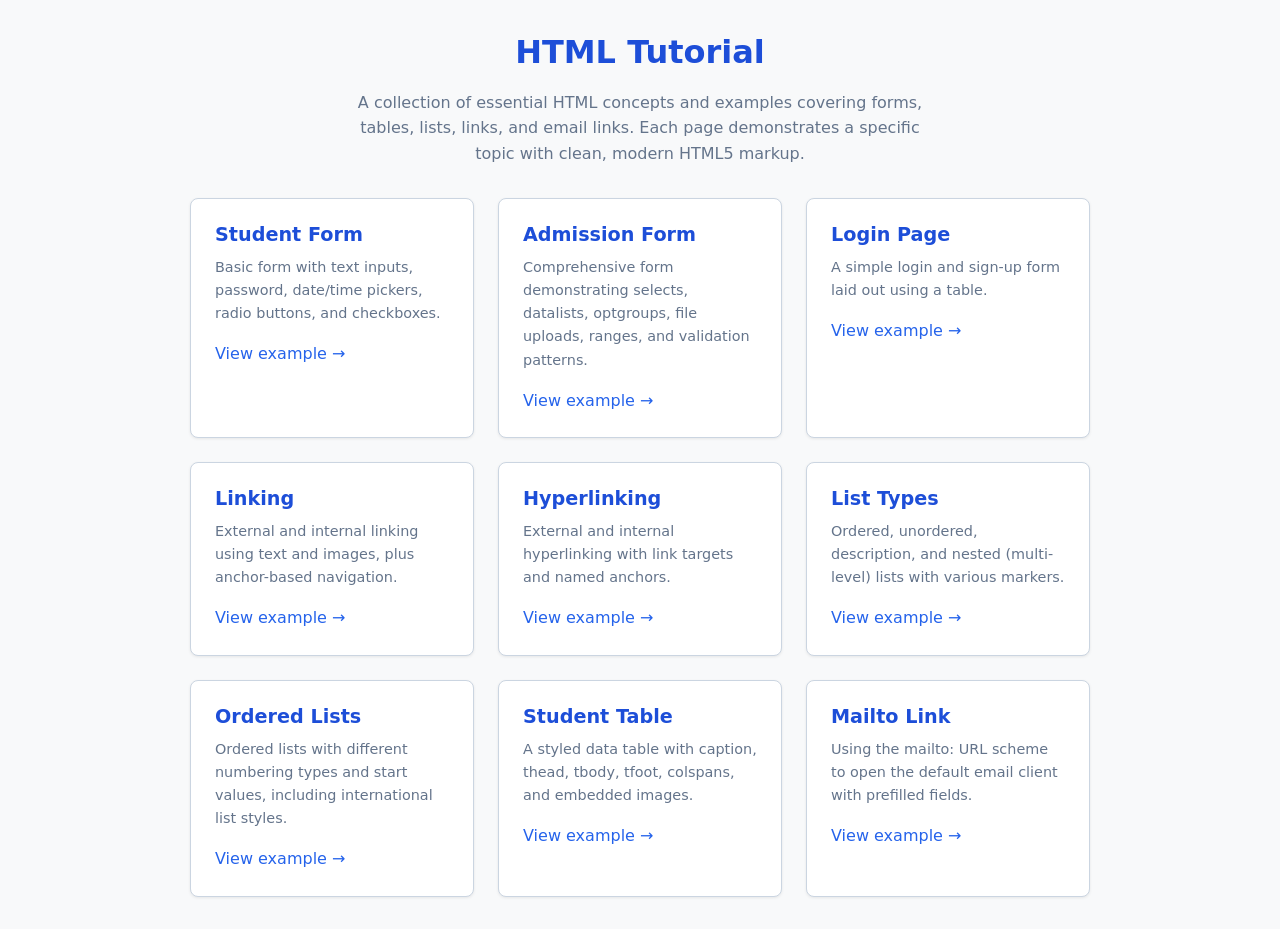
<file: index.html>
<!DOCTYPE html>
<html lang="en">
<head>
    <meta charset="UTF-8">
    <meta name="viewport" content="width=device-width, initial-scale=1.0">
    <title>HTML Tutorial — Examples Index</title>
    <link rel="stylesheet" href="css/style.css">
</head>
<body>
    <div class="container">
        <h1>HTML Tutorial</h1>
        <p style="text-align: center; color: var(--color-muted); max-width: 600px; margin: 0 auto 2rem;">
            A collection of essential HTML concepts and examples covering forms, tables,
            lists, links, and email links. Each page demonstrates a specific topic with
            clean, modern HTML5 markup.
        </p>

        <div class="card-grid">

            <div class="card">
                <h3>Student Form</h3>
                <p>Basic form with text inputs, password, date/time pickers, radio buttons, and checkboxes.</p>
                <a href="forms/student-form.html">View example &rarr;</a>
            </div>

            <div class="card">
                <h3>Admission Form</h3>
                <p>Comprehensive form demonstrating selects, datalists, optgroups, file uploads, ranges, and validation patterns.</p>
                <a href="forms/admission-form.html">View example &rarr;</a>
            </div>

            <div class="card">
                <h3>Login Page</h3>
                <p>A simple login and sign-up form laid out using a table.</p>
                <a href="forms/login-page.html">View example &rarr;</a>
            </div>

            <div class="card">
                <h3>Linking</h3>
                <p>External and internal linking using text and images, plus anchor-based navigation.</p>
                <a href="links/external-internal-links.html">View example &rarr;</a>
            </div>

            <div class="card">
                <h3>Hyperlinking</h3>
                <p>External and internal hyperlinking with link targets and named anchors.</p>
                <a href="links/hyperlinking.html">View example &rarr;</a>
            </div>

            <div class="card">
                <h3>List Types</h3>
                <p>Ordered, unordered, description, and nested (multi-level) lists with various markers.</p>
                <a href="lists/list-types.html">View example &rarr;</a>
            </div>

            <div class="card">
                <h3>Ordered Lists</h3>
                <p>Ordered lists with different numbering types and start values, including international list styles.</p>
                <a href="lists/ordered-lists.html">View example &rarr;</a>
            </div>

            <div class="card">
                <h3>Student Table</h3>
                <p>A styled data table with caption, thead, tbody, tfoot, colspans, and embedded images.</p>
                <a href="tables/student-table.html">View example &rarr;</a>
            </div>

            <div class="card">
                <h3>Mailto Link</h3>
                <p>Using the mailto: URL scheme to open the default email client with prefilled fields.</p>
                <a href="email-links/mailto-example.html">View example &rarr;</a>
            </div>

        </div>
    </div>
</body>
</html>
</file>
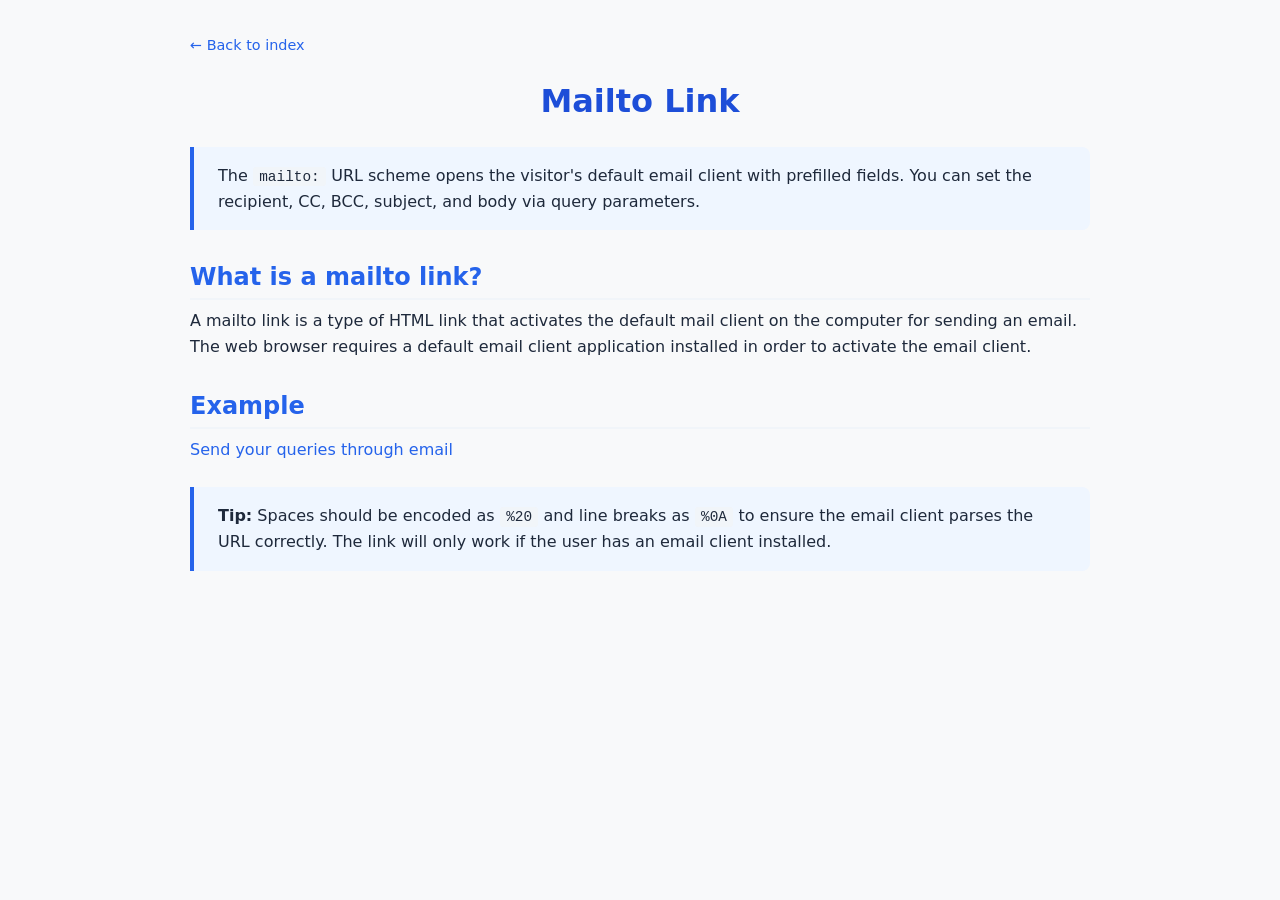
<file: email-links/mailto-example.html>
<!DOCTYPE html>
<html lang="en">
<head>
    <meta charset="UTF-8">
    <meta name="viewport" content="width=device-width, initial-scale=1.0">
    <title>Mailto Link — HTML Tutorial</title>
    <link rel="stylesheet" href="../css/style.css">
</head>
<body>
    <div class="container">
        <a href="../index.html" class="back-link">&larr; Back to index</a>
        <h1>Mailto Link</h1>

        <div class="note">
            The <code>mailto:</code> URL scheme opens the visitor's default email
            client with prefilled fields. You can set the recipient, CC, BCC,
            subject, and body via query parameters.
        </div>

        <h2>What is a mailto link?</h2>
        <p>
            A mailto link is a type of HTML link that activates the default mail
            client on the computer for sending an email. The web browser requires
            a default email client application installed in order to activate the
            email client.
        </p>

        <h2>Example</h2>
        <p>
            <a href="mailto:support@example.com?cc=admin@example.com&amp;bcc=manager@example.com&amp;subject=Important%20Notice&amp;body=Hello%2C%0A%0AThis%20is%20a%20test%20email%20from%20the%20HTML%20tutorial.">
                Send your queries through email
            </a>
        </p>

        <div class="note">
            <strong>Tip:</strong> Spaces should be encoded as <code>%20</code> and
            line breaks as <code>%0A</code> to ensure the email client parses the
            URL correctly. The link will only work if the user has an email client
            installed.
        </div>
    </div>
</body>
</html>
</file>
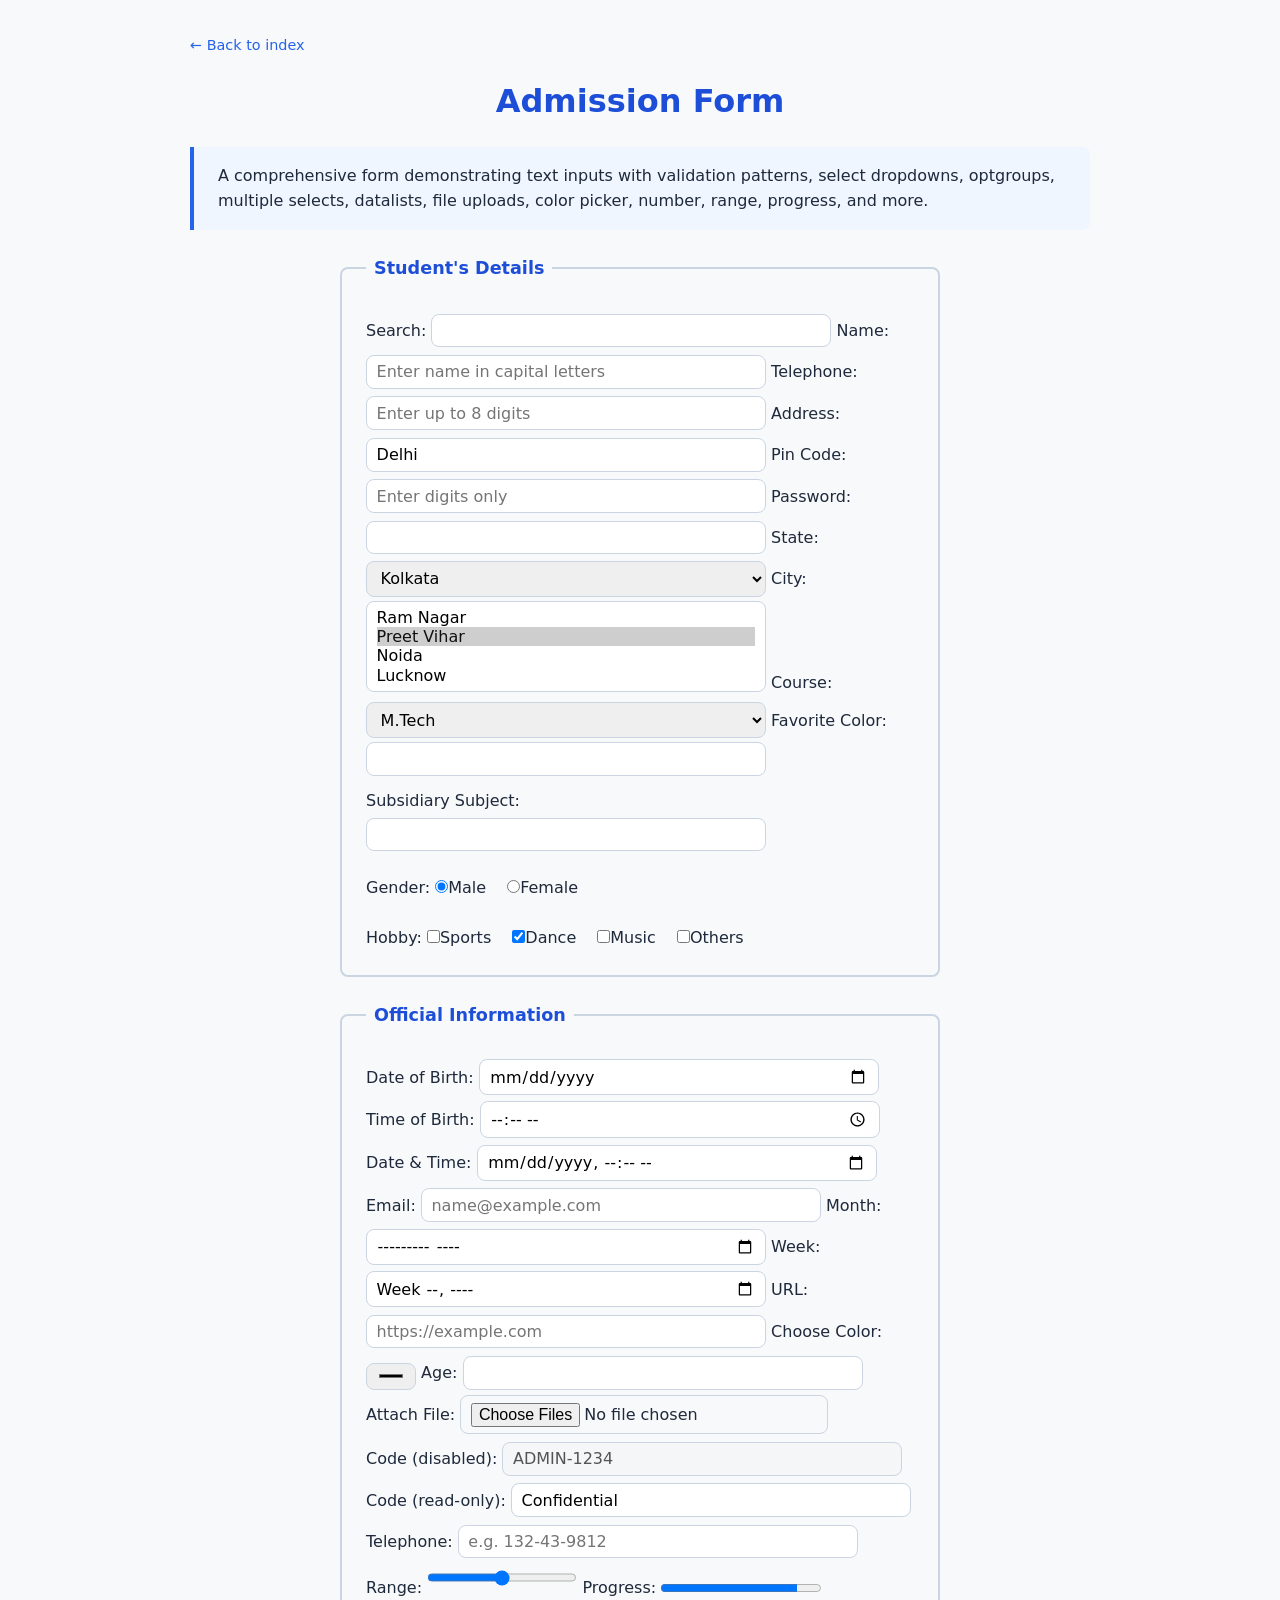
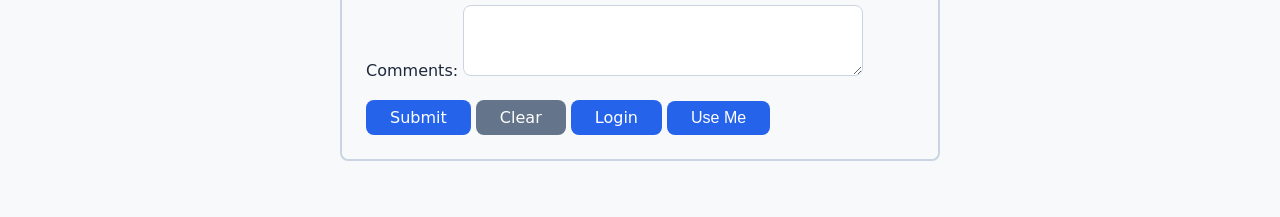
<file: forms/admission-form.html>
<!DOCTYPE html>
<html lang="en">
<head>
    <meta charset="UTF-8">
    <meta name="viewport" content="width=device-width, initial-scale=1.0">
    <title>Admission Form — HTML Tutorial</title>
    <link rel="stylesheet" href="../css/style.css">
</head>
<body>
    <div class="container">
        <a href="../index.html" class="back-link">&larr; Back to index</a>
        <h1>Admission Form</h1>

        <div class="note">
            A comprehensive form demonstrating text inputs with validation patterns,
            select dropdowns, optgroups, multiple selects, datalists, file uploads,
            color picker, number, range, progress, and more.
        </div>

        <form>

            <!-- Section 1: Student Information -->
            <fieldset>
                <legend>Student's Details</legend>

                <label for="search">Search:</label>
                <input type="search" id="search">

                <label for="name">Name:</label>
                <input type="text" id="name" size="50" name="student-name"
                    placeholder="Enter name in capital letters" required>

                <label for="phone">Telephone:</label>
                <input type="text" id="phone" size="10" pattern="[0-9]{8}"
                    placeholder="Enter up to 8 digits">

                <label for="address">Address:</label>
                <input type="text" id="address" size="30" name="address"
                    placeholder="Residential address" value="Delhi">

                <label for="pincode">Pin Code:</label>
                <input type="text" id="pincode" pattern="[0-9]{6}"
                    placeholder="Enter digits only">

                <label for="password">Password:</label>
                <input type="password" id="password" maxlength="10" minlength="6" required>

                <!-- A single select dropdown: only one option can be chosen -->
                <label for="state">State:</label>
                <select id="state" name="state">
                    <option>Delhi</option>
                    <option>Mumbai</option>
                    <option selected>Kolkata</option>
                    <option>Chennai</option>
                    <option>Uttar Pradesh</option>
                    <option>Madhya Pradesh</option>
                </select>

                <!-- A multiple select: hold Ctrl (or Cmd) to choose more than one -->
                <label for="city">City:</label>
                <select id="city" name="city" multiple>
                    <option>Ram Nagar</option>
                    <option selected>Preet Vihar</option>
                    <option>Noida</option>
                    <option>Lucknow</option>
                </select>

                <!-- optgroup groups related options under a label -->
                <label for="course">Course:</label>
                <select id="course" name="course">
                    <optgroup label="Commerce">
                        <option>B.Com</option>
                        <option>M.Com</option>
                    </optgroup>
                    <optgroup label="Science">
                        <option>B.Tech</option>
                        <option selected>M.Tech</option>
                        <option>B.Sc</option>
                    </optgroup>
                    <optgroup label="Arts">
                        <option>B.A</option>
                        <option>M.A</option>
                    </optgroup>
                </select>

                <!-- A datalist provides autocomplete suggestions while still
                     allowing free text entry -->
                <label for="favorite-color">Favorite Color:</label>
                <input type="text" id="favorite-color" list="colors">
                <datalist id="colors">
                    <option value="red">
                    <option value="orange">
                    <option value="green">
                    <option value="blue">The color of the sky
                </datalist>

                <label for="subject">Subsidiary Subject:</label>
                <input type="text" id="subject" list="subjects">
                <datalist id="subjects">
                    <option value="English">
                    <option value="Hindi">
                    <option value="Physical Education">
                </datalist>

                <!-- Radio buttons with the same name form a single-choice group -->
                <div class="radio-group">
                    <span>Gender:</span>
                    <label><input type="radio" name="gender" value="male" checked>Male</label>
                    <label><input type="radio" name="gender" value="female">Female</label>
                </div>

                <!-- Checkboxes allow multiple selections -->
                <div class="checkbox-group">
                    <span>Hobby:</span>
                    <label><input type="checkbox" name="hobby" value="sports">Sports</label>
                    <label><input type="checkbox" name="hobby" value="dance" checked>Dance</label>
                    <label><input type="checkbox" name="hobby" value="music">Music</label>
                    <label><input type="checkbox" name="hobby" value="others">Others</label>
                </div>
            </fieldset>

            <!-- Section 2: Official Information -->
            <fieldset>
                <legend>Official Information</legend>

                <label for="dob">Date of Birth:</label>
                <input type="date" id="dob">

                <label for="tob">Time of Birth:</label>
                <input type="time" id="tob">

                <label for="dtob">Date &amp; Time:</label>
                <input type="datetime-local" id="dtob">

                <label for="email">Email:</label>
                <input type="email" id="email" placeholder="name@example.com">

                <label for="month">Month:</label>
                <input type="month" id="month">

                <label for="week">Week:</label>
                <input type="week" id="week">

                <label for="website">URL:</label>
                <input type="url" id="website" placeholder="https://example.com">

                <label for="color">Choose Color:</label>
                <input type="color" id="color">

                <label for="age">Age:</label>
                <input type="number" id="age" min="20" max="60" step="5">

                <label for="file">Attach File:</label>
                <input type="file" id="file" multiple>

                <!-- disabled and readonly both prevent editing, but disabled
                     fields are not submitted with the form -->
                <label for="code-disabled">Code (disabled):</label>
                <input type="text" id="code-disabled" disabled value="ADMIN-1234">

                <label for="code-readonly">Code (read-only):</label>
                <input type="text" id="code-readonly" readonly value="Confidential">

                <label for="tel">Telephone:</label>
                <input type="tel" id="tel" name="phone" pattern="[0-9]{3}-[0-5]{2}-[0-9]{4}"
                    placeholder="e.g. 132-43-9812" required>

                <label for="range">Range:</label>
                <input type="range" id="range" min="20" max="100" value="60">

                <!-- The progress element shows completion of a task -->
                <label for="progress">Progress:</label>
                <progress id="progress" min="0" max="100" value="85"></progress>

                <label for="comments">Comments:</label>
                <textarea id="comments" rows="3" cols="40" spellcheck="true"></textarea>

                <!-- hidden inputs are not displayed but are submitted with the form -->
                <input type="hidden" name="institution" value="example.com">

                <div>
                    <input type="submit" value="Submit">
                    <input type="reset" value="Clear">
                    <input type="button" value="Login">
                    <button type="button">Use Me</button>
                </div>
            </fieldset>

        </form>
    </div>
</body>
</html>
</file>
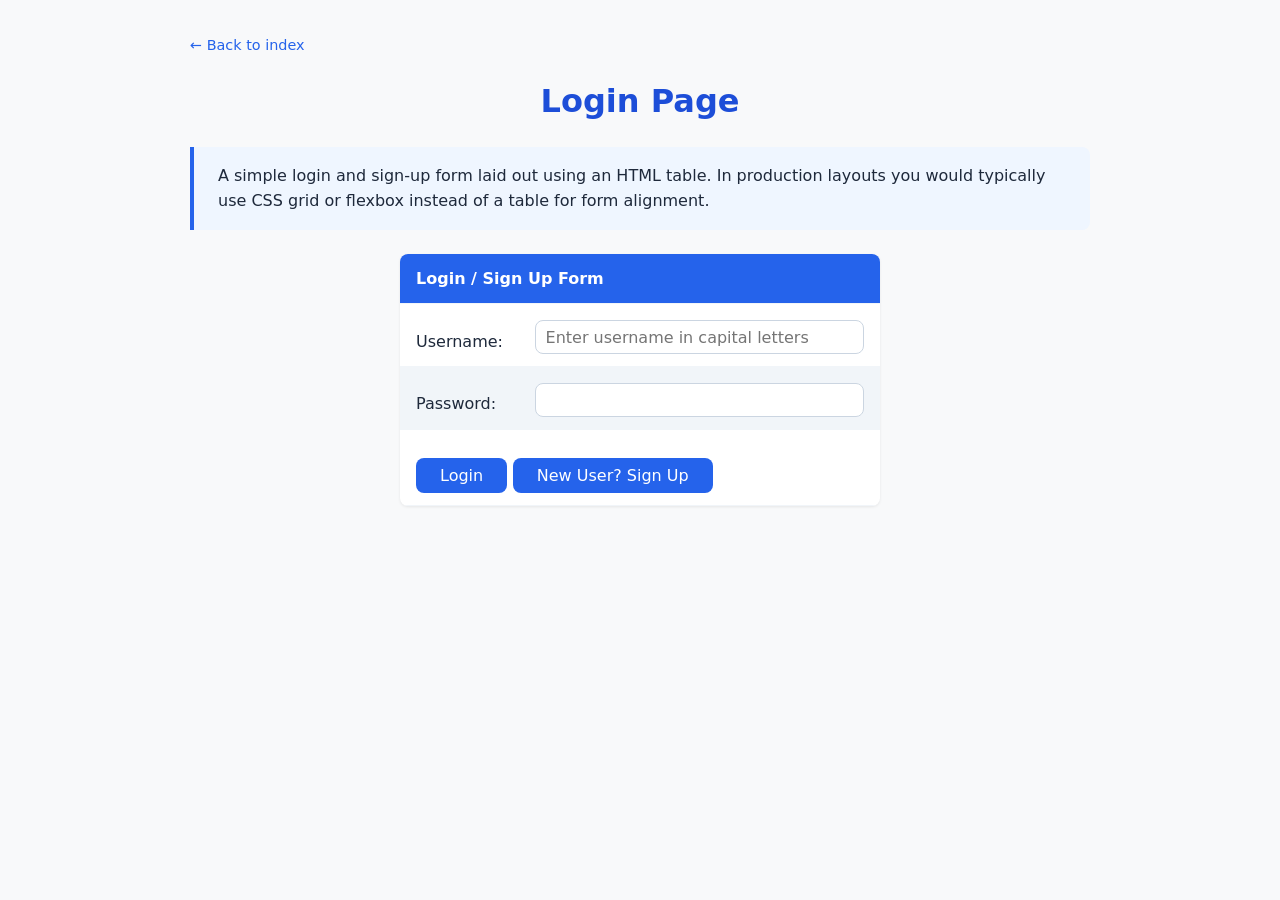
<file: forms/login-page.html>
<!DOCTYPE html>
<html lang="en">
<head>
    <meta charset="UTF-8">
    <meta name="viewport" content="width=device-width, initial-scale=1.0">
    <title>Login Page — HTML Tutorial</title>
    <link rel="stylesheet" href="../css/style.css">
</head>
<body>
    <div class="container">
        <a href="../index.html" class="back-link">&larr; Back to index</a>
        <h1>Login Page</h1>

        <div class="note">
            A simple login and sign-up form laid out using an HTML table.
            In production layouts you would typically use CSS grid or flexbox
            instead of a table for form alignment.
        </div>

        <form>
            <table>
                <thead>
                    <tr>
                        <th colspan="2">Login / Sign Up Form</th>
                    </tr>
                </thead>
                <tbody>
                    <tr>
                        <th scope="row"><label for="username">Username:</label></th>
                        <td>
                            <input type="text" id="username" size="40"
                                placeholder="Enter username in capital letters">
                        </td>
                    </tr>
                    <tr>
                        <th scope="row"><label for="password">Password:</label></th>
                        <td>
                            <input type="password" id="password" minlength="6">
                        </td>
                    </tr>
                    <tr>
                        <th colspan="2">
                            <input type="button" value="Login">
                            <input type="button" value="New User? Sign Up">
                        </th>
                    </tr>
                </tbody>
            </table>
        </form>
    </div>
</body>
</html>
</file>
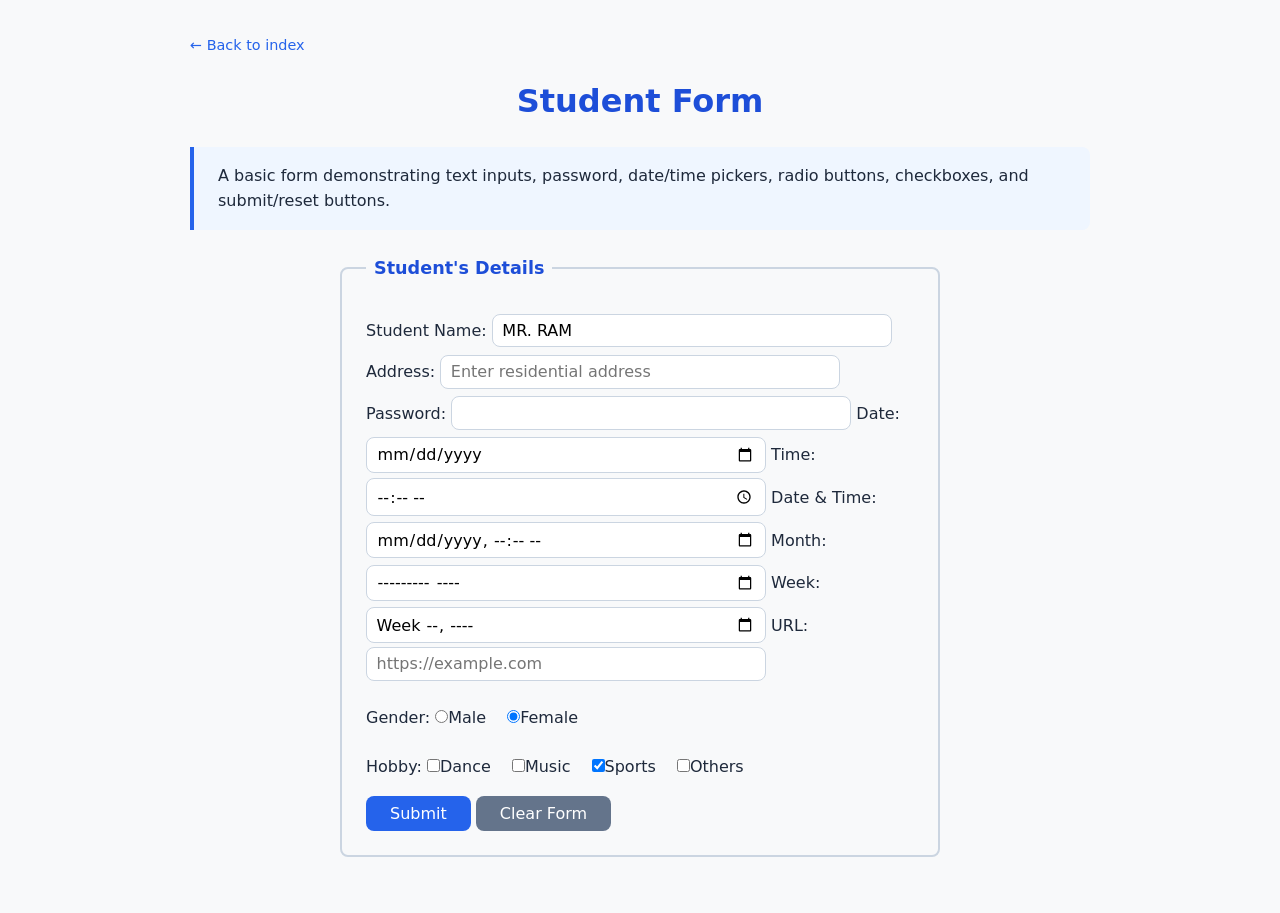
<file: forms/student-form.html>
<!DOCTYPE html>
<html lang="en">
<head>
    <meta charset="UTF-8">
    <meta name="viewport" content="width=device-width, initial-scale=1.0">
    <title>Student Form — HTML Tutorial</title>
    <link rel="stylesheet" href="../css/style.css">
</head>
<body>
    <div class="container">
        <a href="../index.html" class="back-link">&larr; Back to index</a>
        <h1>Student Form</h1>

        <div class="note">
            A basic form demonstrating text inputs, password, date/time pickers,
            radio buttons, checkboxes, and submit/reset buttons.
        </div>

        <!-- The form element wraps all input controls. method and action
             attributes would send data to a server in a real application. -->
        <form>

            <fieldset>
                <legend>Student's Details</legend>

                <!-- required makes the field mandatory before submission;
                     placeholder shows a hint inside the field -->
                <label for="student-name">Student Name:</label>
                <input type="text" id="student-name" required
                    placeholder="Enter name in capital letters" value="MR. RAM">

                <label for="address">Address:</label>
                <input type="text" id="address" placeholder="Enter residential address" size="40">

                <label for="password">Password:</label>
                <input type="password" id="password" minlength="8" maxlength="10">

                <label for="date">Date:</label>
                <input type="date" id="date">

                <label for="time">Time:</label>
                <input type="time" id="time">

                <label for="datetime">Date &amp; Time:</label>
                <input type="datetime-local" id="datetime">

                <label for="month">Month:</label>
                <input type="month" id="month">

                <label for="week">Week:</label>
                <input type="week" id="week">

                <label for="url">URL:</label>
                <input type="url" id="url" placeholder="https://example.com">

                <!-- Radio buttons sharing the same name attribute form a group;
                     only one can be selected at a time -->
                <div class="radio-group">
                    <span>Gender:</span>
                    <label><input type="radio" name="gender" value="male">Male</label>
                    <label><input type="radio" name="gender" value="female" checked>Female</label>
                </div>

                <!-- Checkboxes allow multiple selections -->
                <div class="checkbox-group">
                    <span>Hobby:</span>
                    <label><input type="checkbox" name="hobby" value="dance">Dance</label>
                    <label><input type="checkbox" name="hobby" value="music">Music</label>
                    <label><input type="checkbox" name="hobby" value="sports" checked>Sports</label>
                    <label><input type="checkbox" name="hobby" value="others">Others</label>
                </div>

                <input type="submit" value="Submit">
                <input type="reset" value="Clear Form">
            </fieldset>

        </form>
    </div>
</body>
</html>
</file>
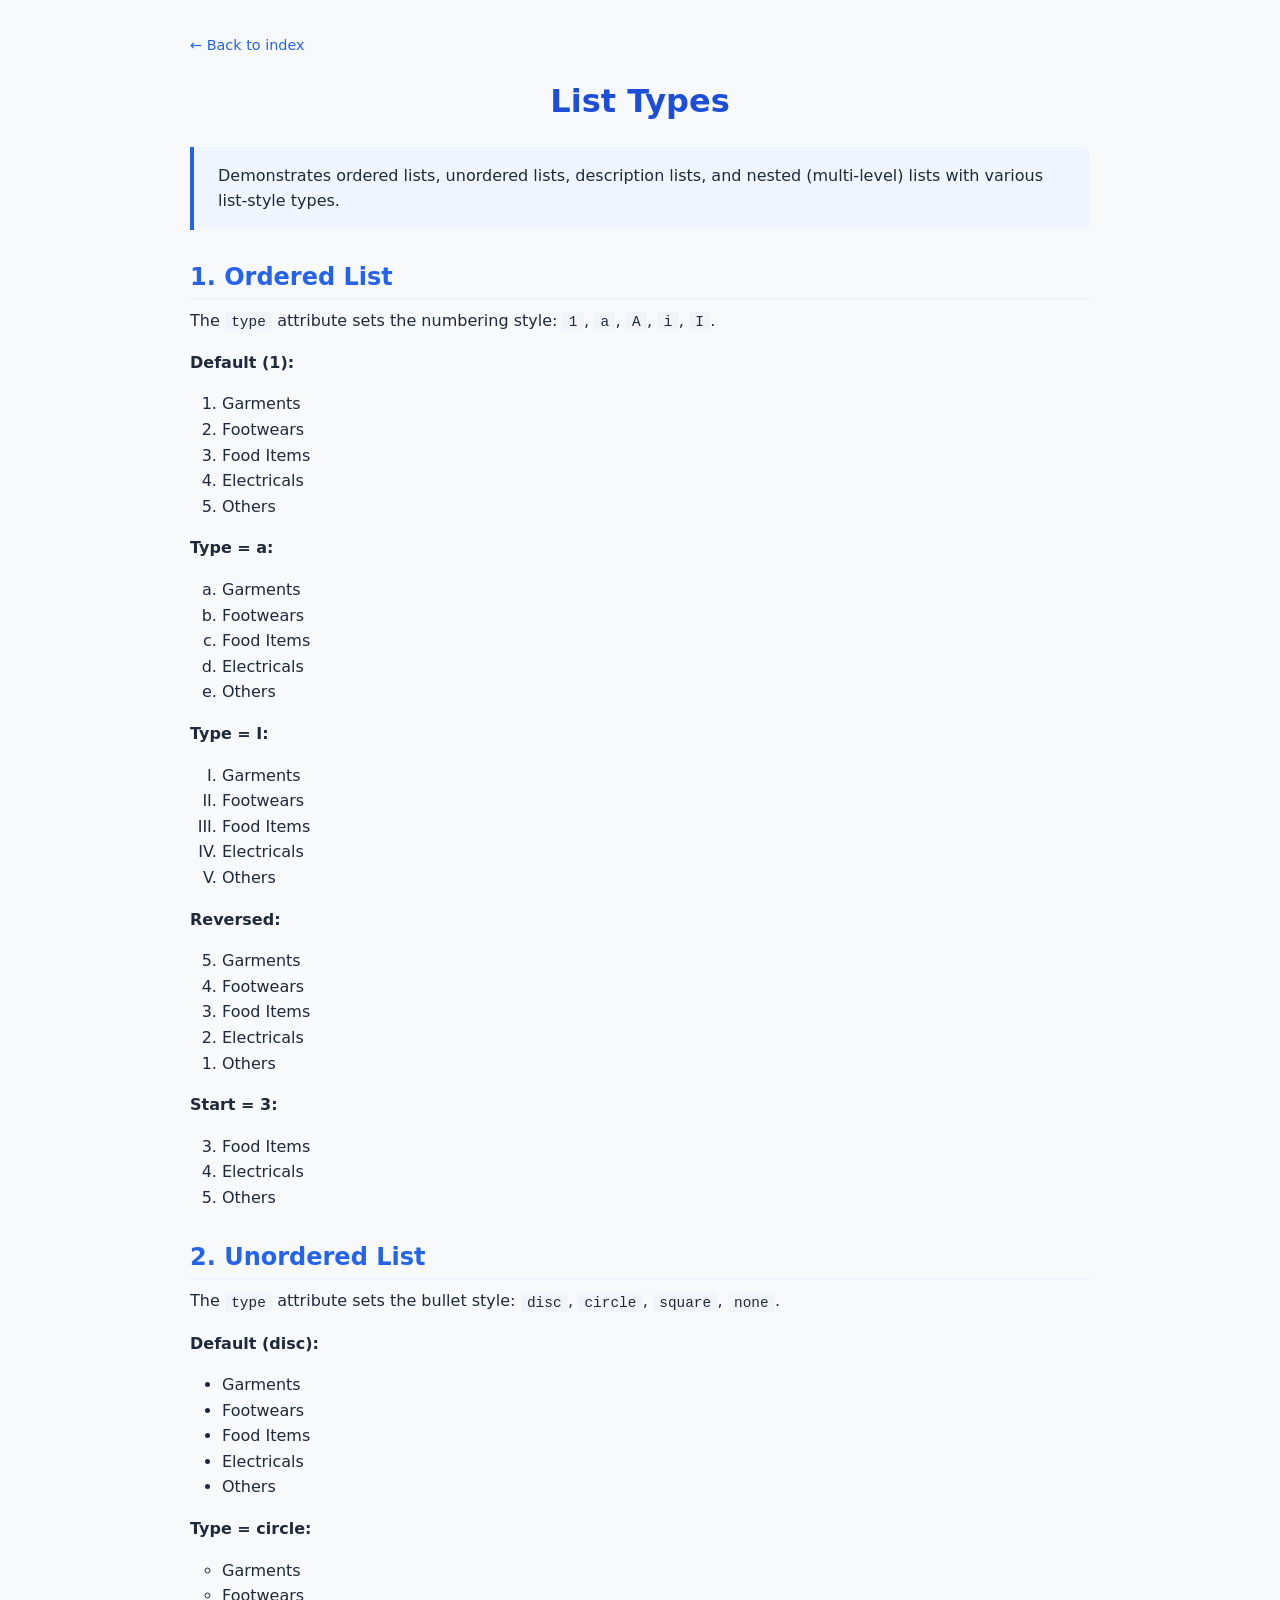
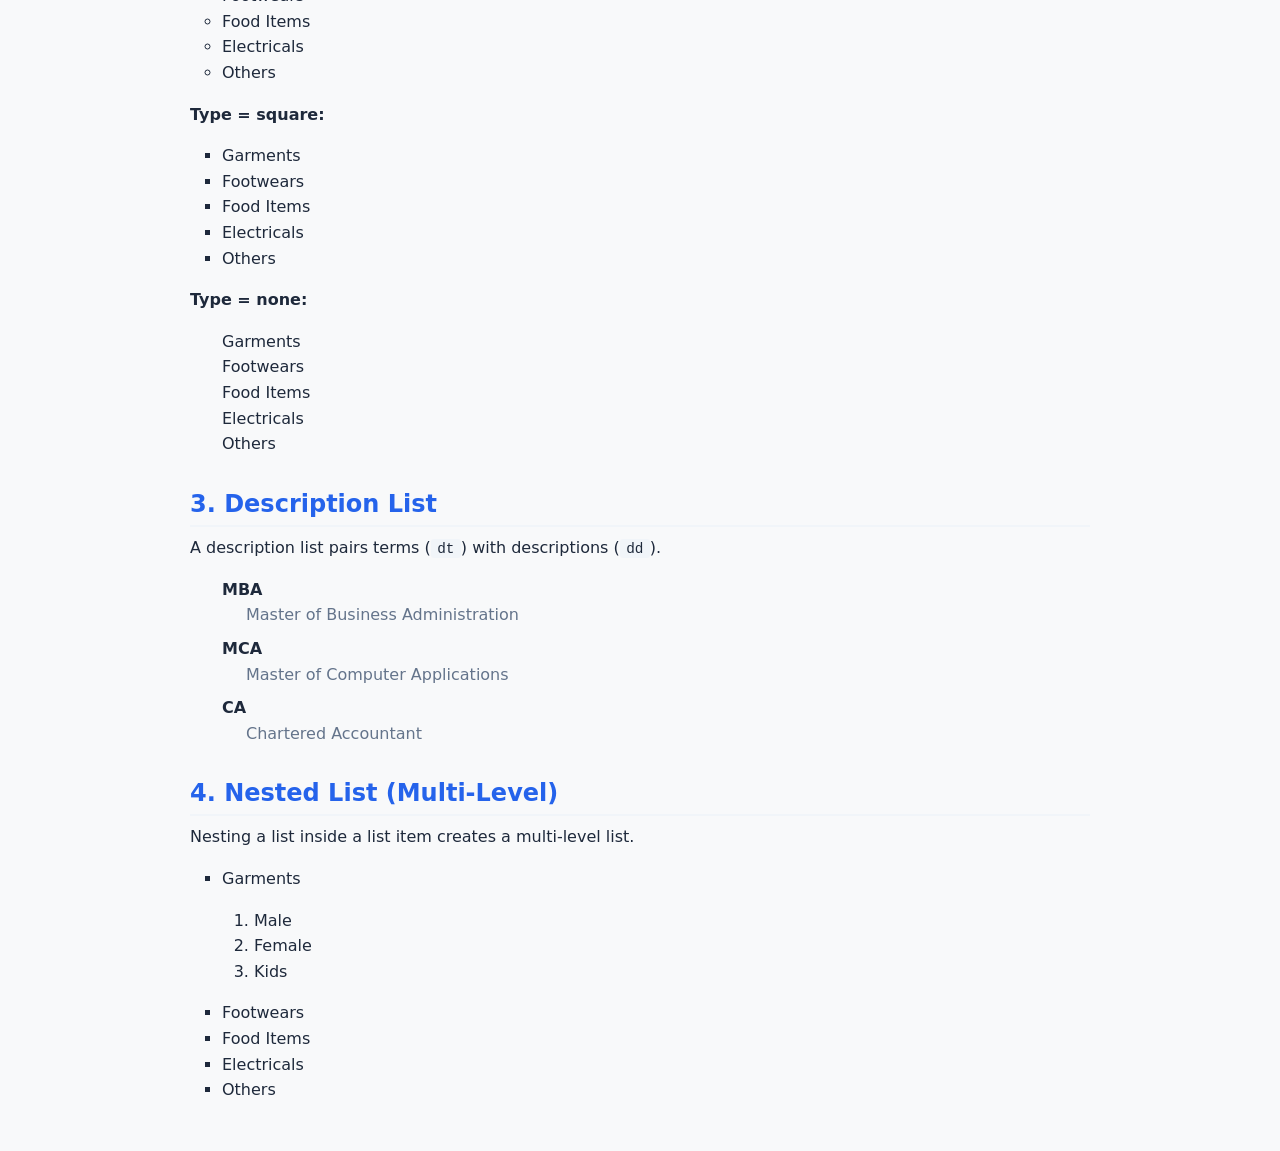
<file: lists/list-types.html>
<!DOCTYPE html>
<html lang="en">
<head>
    <meta charset="UTF-8">
    <meta name="viewport" content="width=device-width, initial-scale=1.0">
    <title>List Types — HTML Tutorial</title>
    <link rel="stylesheet" href="../css/style.css">
</head>
<body>
    <div class="container">
        <a href="../index.html" class="back-link">&larr; Back to index</a>
        <h1>List Types</h1>

        <div class="note">
            Demonstrates ordered lists, unordered lists, description lists,
            and nested (multi-level) lists with various list-style types.
        </div>

        <!-- Ordered Lists -->
        <h2>1. Ordered List</h2>
        <p>The <code>type</code> attribute sets the numbering style: <code>1</code>, <code>a</code>, <code>A</code>, <code>i</code>, <code>I</code>.</p>

        <p><strong>Default (1):</strong></p>
        <ol>
            <li>Garments</li>
            <li>Footwears</li>
            <li>Food Items</li>
            <li>Electricals</li>
            <li>Others</li>
        </ol>

        <p><strong>Type = a:</strong></p>
        <ol type="a">
            <li>Garments</li>
            <li>Footwears</li>
            <li>Food Items</li>
            <li>Electricals</li>
            <li>Others</li>
        </ol>

        <p><strong>Type = I:</strong></p>
        <ol type="I">
            <li>Garments</li>
            <li>Footwears</li>
            <li>Food Items</li>
            <li>Electricals</li>
            <li>Others</li>
        </ol>

        <p><strong>Reversed:</strong></p>
        <ol reversed>
            <li>Garments</li>
            <li>Footwears</li>
            <li>Food Items</li>
            <li>Electricals</li>
            <li>Others</li>
        </ol>

        <p><strong>Start = 3:</strong></p>
        <ol start="3">
            <li>Food Items</li>
            <li>Electricals</li>
            <li>Others</li>
        </ol>

        <!-- Unordered Lists -->
        <h2>2. Unordered List</h2>
        <p>The <code>type</code> attribute sets the bullet style: <code>disc</code>, <code>circle</code>, <code>square</code>, <code>none</code>.</p>

        <p><strong>Default (disc):</strong></p>
        <ul>
            <li>Garments</li>
            <li>Footwears</li>
            <li>Food Items</li>
            <li>Electricals</li>
            <li>Others</li>
        </ul>

        <p><strong>Type = circle:</strong></p>
        <ul type="circle">
            <li>Garments</li>
            <li>Footwears</li>
            <li>Food Items</li>
            <li>Electricals</li>
            <li>Others</li>
        </ul>

        <p><strong>Type = square:</strong></p>
        <ul type="square">
            <li>Garments</li>
            <li>Footwears</li>
            <li>Food Items</li>
            <li>Electricals</li>
            <li>Others</li>
        </ul>

        <p><strong>Type = none:</strong></p>
        <ul type="none">
            <li>Garments</li>
            <li>Footwears</li>
            <li>Food Items</li>
            <li>Electricals</li>
            <li>Others</li>
        </ul>

        <!-- Description List -->
        <h2>3. Description List</h2>
        <p>A description list pairs terms (<code>dt</code>) with descriptions (<code>dd</code>).</p>
        <dl>
            <dt><strong>MBA</strong></dt>
            <dd>Master of Business Administration</dd>
            <dt><strong>MCA</strong></dt>
            <dd>Master of Computer Applications</dd>
            <dt><strong>CA</strong></dt>
            <dd>Chartered Accountant</dd>
        </dl>

        <!-- Nested List -->
        <h2>4. Nested List (Multi-Level)</h2>
        <p>Nesting a list inside a list item creates a multi-level list.</p>
        <ul type="square">
            <li>
                Garments
                <ol>
                    <li>Male</li>
                    <li>Female</li>
                    <li>Kids</li>
                </ol>
            </li>
            <li>Footwears</li>
            <li>Food Items</li>
            <li>Electricals</li>
            <li>Others</li>
        </ul>
    </div>
</body>
</html>
</file>
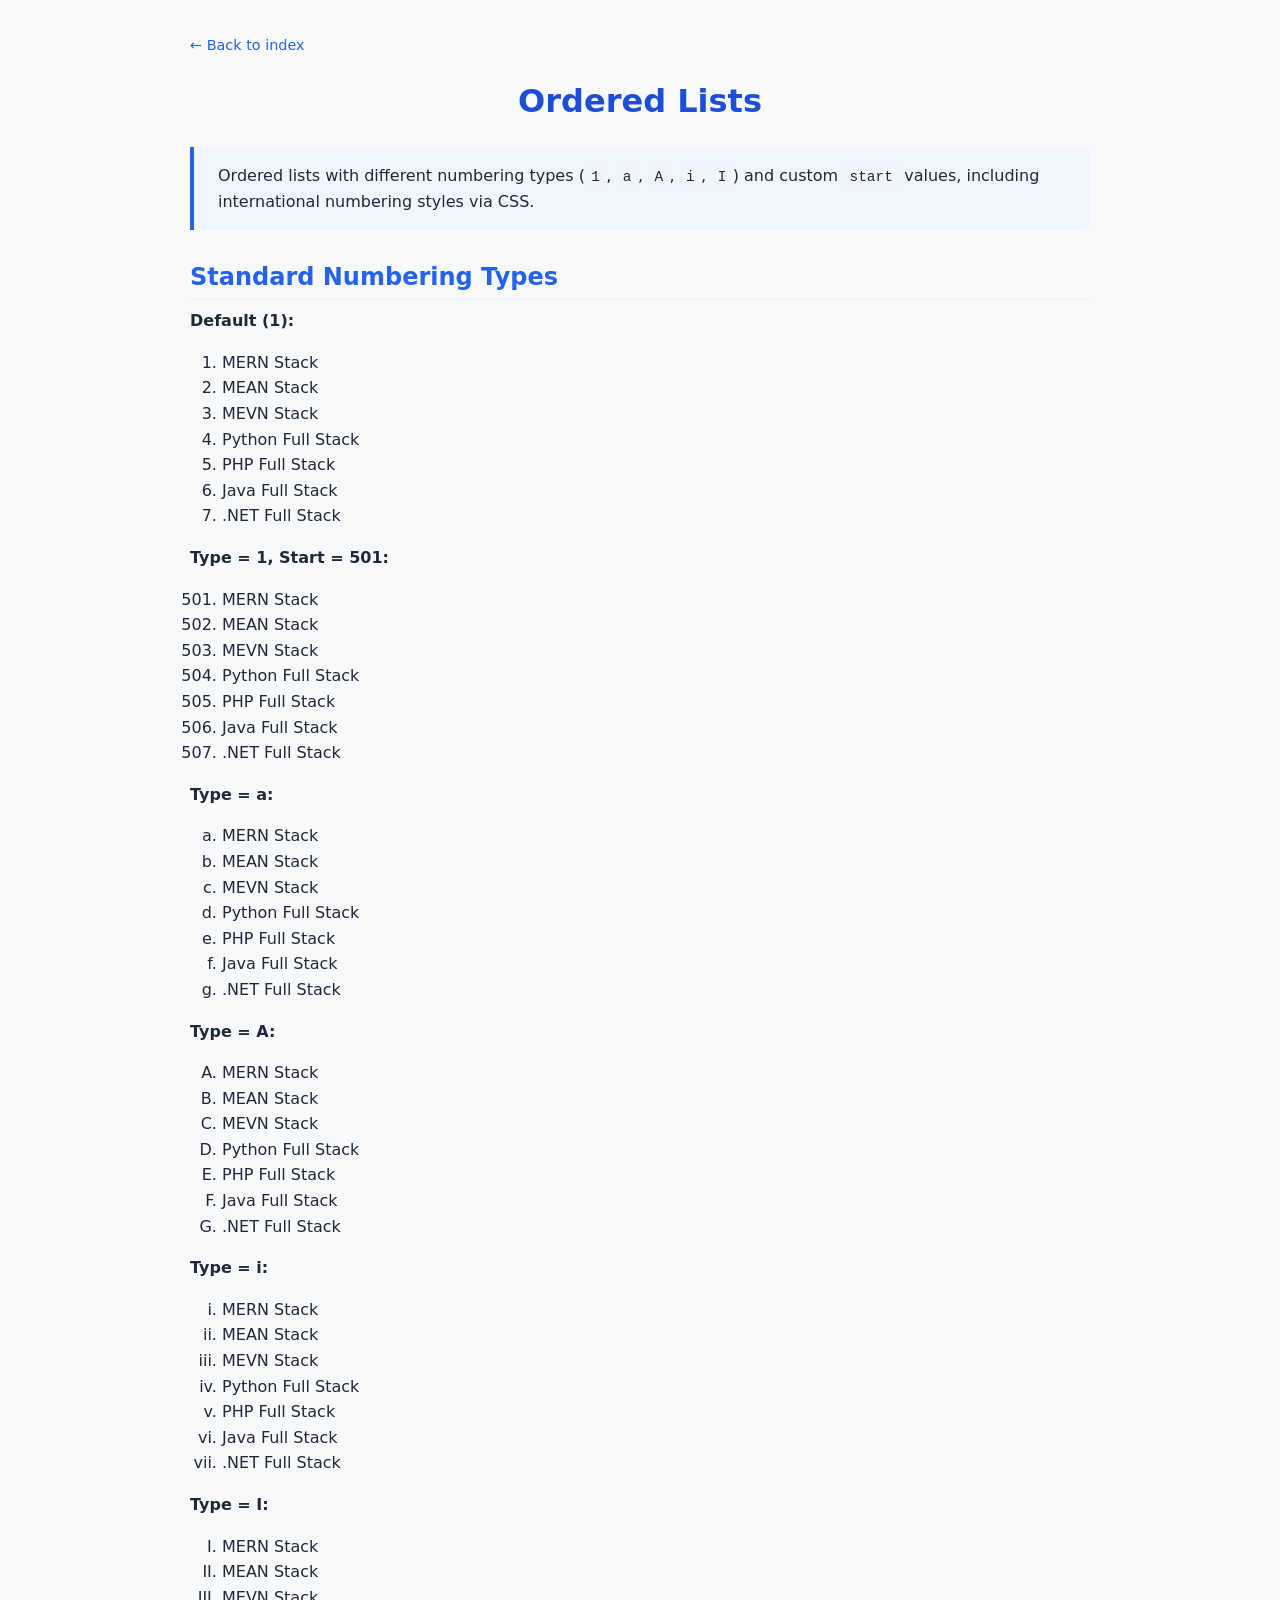
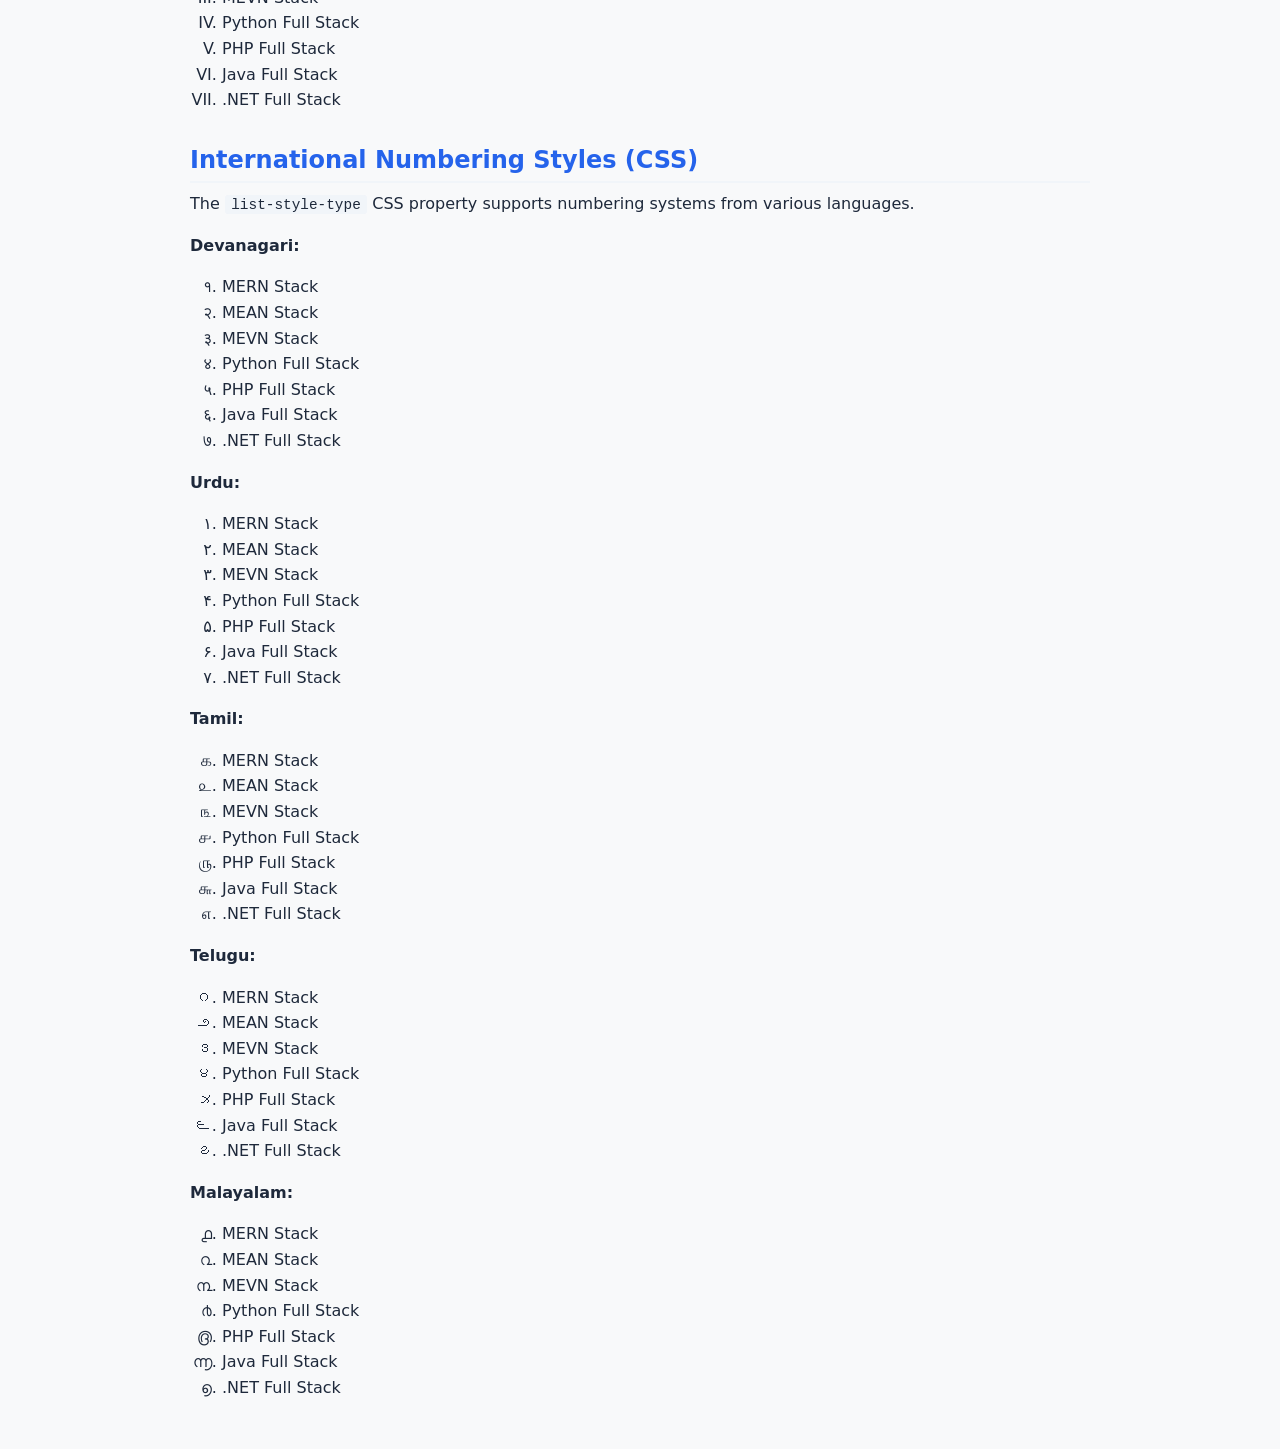
<file: lists/ordered-lists.html>
<!DOCTYPE html>
<html lang="en">
<head>
    <meta charset="UTF-8">
    <meta name="viewport" content="width=device-width, initial-scale=1.0">
    <title>Ordered Lists — HTML Tutorial</title>
    <link rel="stylesheet" href="../css/style.css">
</head>
<body>
    <div class="container">
        <a href="../index.html" class="back-link">&larr; Back to index</a>
        <h1>Ordered Lists</h1>

        <div class="note">
            Ordered lists with different numbering types (<code>1</code>, <code>a</code>,
            <code>A</code>, <code>i</code>, <code>I</code>) and custom <code>start</code>
            values, including international numbering styles via CSS.
        </div>

        <h2>Standard Numbering Types</h2>

        <p><strong>Default (1):</strong></p>
        <ol>
            <li>MERN Stack</li>
            <li>MEAN Stack</li>
            <li>MEVN Stack</li>
            <li>Python Full Stack</li>
            <li>PHP Full Stack</li>
            <li>Java Full Stack</li>
            <li>.NET Full Stack</li>
        </ol>

        <p><strong>Type = 1, Start = 501:</strong></p>
        <ol type="1" start="501">
            <li>MERN Stack</li>
            <li>MEAN Stack</li>
            <li>MEVN Stack</li>
            <li>Python Full Stack</li>
            <li>PHP Full Stack</li>
            <li>Java Full Stack</li>
            <li>.NET Full Stack</li>
        </ol>

        <p><strong>Type = a:</strong></p>
        <ol type="a">
            <li>MERN Stack</li>
            <li>MEAN Stack</li>
            <li>MEVN Stack</li>
            <li>Python Full Stack</li>
            <li>PHP Full Stack</li>
            <li>Java Full Stack</li>
            <li>.NET Full Stack</li>
        </ol>

        <p><strong>Type = A:</strong></p>
        <ol type="A">
            <li>MERN Stack</li>
            <li>MEAN Stack</li>
            <li>MEVN Stack</li>
            <li>Python Full Stack</li>
            <li>PHP Full Stack</li>
            <li>Java Full Stack</li>
            <li>.NET Full Stack</li>
        </ol>

        <p><strong>Type = i:</strong></p>
        <ol type="i">
            <li>MERN Stack</li>
            <li>MEAN Stack</li>
            <li>MEVN Stack</li>
            <li>Python Full Stack</li>
            <li>PHP Full Stack</li>
            <li>Java Full Stack</li>
            <li>.NET Full Stack</li>
        </ol>

        <p><strong>Type = I:</strong></p>
        <ol type="I">
            <li>MERN Stack</li>
            <li>MEAN Stack</li>
            <li>MEVN Stack</li>
            <li>Python Full Stack</li>
            <li>PHP Full Stack</li>
            <li>Java Full Stack</li>
            <li>.NET Full Stack</li>
        </ol>

        <h2>International Numbering Styles (CSS)</h2>
        <p>The <code>list-style-type</code> CSS property supports numbering systems from various languages.</p>

        <p><strong>Devanagari:</strong></p>
        <ol style="list-style-type: devanagari;">
            <li>MERN Stack</li>
            <li>MEAN Stack</li>
            <li>MEVN Stack</li>
            <li>Python Full Stack</li>
            <li>PHP Full Stack</li>
            <li>Java Full Stack</li>
            <li>.NET Full Stack</li>
        </ol>

        <p><strong>Urdu:</strong></p>
        <ol style="list-style-type: urdu;">
            <li>MERN Stack</li>
            <li>MEAN Stack</li>
            <li>MEVN Stack</li>
            <li>Python Full Stack</li>
            <li>PHP Full Stack</li>
            <li>Java Full Stack</li>
            <li>.NET Full Stack</li>
        </ol>

        <p><strong>Tamil:</strong></p>
        <ol style="list-style-type: tamil;">
            <li>MERN Stack</li>
            <li>MEAN Stack</li>
            <li>MEVN Stack</li>
            <li>Python Full Stack</li>
            <li>PHP Full Stack</li>
            <li>Java Full Stack</li>
            <li>.NET Full Stack</li>
        </ol>

        <p><strong>Telugu:</strong></p>
        <ol style="list-style-type: telugu;">
            <li>MERN Stack</li>
            <li>MEAN Stack</li>
            <li>MEVN Stack</li>
            <li>Python Full Stack</li>
            <li>PHP Full Stack</li>
            <li>Java Full Stack</li>
            <li>.NET Full Stack</li>
        </ol>

        <p><strong>Malayalam:</strong></p>
        <ol style="list-style-type: malayalam;">
            <li>MERN Stack</li>
            <li>MEAN Stack</li>
            <li>MEVN Stack</li>
            <li>Python Full Stack</li>
            <li>PHP Full Stack</li>
            <li>Java Full Stack</li>
            <li>.NET Full Stack</li>
        </ol>
    </div>
</body>
</html>
</file>
<file: css/style.css>
/* HTML Tutorial — Shared Stylesheet
   Provides consistent styling across all example pages. */

/* ------------------------------------------------------------------ Variables */
:root {
    --color-bg: #f8f9fa;
    --color-surface: #ffffff;
    --color-primary: #2563eb;
    --color-primary-dark: #1d4ed8;
    --color-text: #1e293b;
    --color-muted: #64748b;
    --color-border: #cbd5e1;
    --color-accent: #f1f5f9;
    --color-success: #16a34a;
    --color-warning: #f59e0b;
    --color-error: #dc2626;
    --radius: 8px;
    --shadow: 0 1px 3px rgba(0, 0, 0, 0.08);
    --max-width: 900px;
    --font-body: system-ui, -apple-system, "Segoe UI", Roboto, sans-serif;
    --font-mono: "Courier New", monospace;
}

/* ------------------------------------------------------------------ Reset */
* {
    margin: 0;
    padding: 0;
    box-sizing: border-box;
}

/* ------------------------------------------------------------------ Base */
body {
    font-family: var(--font-body);
    color: var(--color-text);
    background-color: var(--color-bg);
    line-height: 1.6;
    padding: 2rem 1rem;
}

h1, h2, h3, h4 {
    line-height: 1.3;
    margin-bottom: 0.5rem;
}

h1 {
    font-size: 2rem;
    color: var(--color-primary-dark);
    text-align: center;
    margin-bottom: 1rem;
}

h2 {
    font-size: 1.5rem;
    color: var(--color-primary);
    margin-top: 2rem;
    padding-bottom: 0.3rem;
    border-bottom: 2px solid var(--color-accent);
}

h3 {
    font-size: 1.2rem;
    color: var(--color-text);
    margin-top: 1.5rem;
}

p {
    margin-bottom: 1rem;
}

a {
    color: var(--color-primary);
    text-decoration: none;
}

a:hover {
    text-decoration: underline;
}

code {
    font-family: var(--font-mono);
    background-color: var(--color-accent);
    padding: 0.1rem 0.4rem;
    border-radius: 3px;
    font-size: 0.9em;
}

/* ------------------------------------------------------------------ Layout */
.container {
    max-width: var(--max-width);
    margin: 0 auto;
}

.back-link {
    display: inline-block;
    margin-bottom: 1.5rem;
    font-size: 0.9rem;
}

.note {
    background-color: #eff6ff;
    border-left: 4px solid var(--color-primary);
    padding: 1rem 1.5rem;
    margin: 1.5rem 0;
    border-radius: 0 var(--radius) var(--radius) 0;
}

/* ------------------------------------------------------------------ Forms */
form {
    max-width: 600px;
    margin: 0 auto;
}

fieldset {
    border: 2px solid var(--color-border);
    border-radius: var(--radius);
    padding: 1.5rem;
    margin-bottom: 1.5rem;
}

legend {
    font-weight: bold;
    font-size: 1.1rem;
    padding: 0 0.5rem;
    color: var(--color-primary-dark);
}

label {
    display: inline-block;
    margin-top: 0.75rem;
    font-weight: 500;
}

input,
select,
textarea {
    font-family: var(--font-body);
    font-size: 1rem;
    padding: 0.4rem 0.6rem;
    border: 1px solid var(--color-border);
    border-radius: var(--radius);
    margin-top: 0.25rem;
}

input[type="text"],
input[type="password"],
input[type="email"],
input[type="url"],
input[type="tel"],
input[type="search"],
input[type="number"],
input[type="date"],
input[type="time"],
input[type="datetime-local"],
input[type="month"],
input[type="week"],
select,
textarea {
    width: 100%;
    max-width: 400px;
}

input[type="submit"],
input[type="reset"],
input[type="button"],
button {
    background-color: var(--color-primary);
    color: #fff;
    border: none;
    padding: 0.5rem 1.5rem;
    border-radius: var(--radius);
    cursor: pointer;
    font-size: 1rem;
    margin-top: 1rem;
    transition: background-color 0.2s;
}

input[type="submit"]:hover,
input[type="button"]:hover,
button:hover {
    background-color: var(--color-primary-dark);
}

input[type="reset"],
button[type="reset"] {
    background-color: var(--color-muted);
}

input[type="reset"]:hover {
    background-color: #475569;
}

.checkbox-group,
.radio-group {
    margin-top: 0.75rem;
}

.checkbox-group label,
.radio-group label {
    font-weight: normal;
    margin-right: 1rem;
}

/* ------------------------------------------------------------------ Tables */
table {
    width: 80%;
    margin: 1.5rem auto;
    border-collapse: collapse;
    background-color: var(--color-surface);
    box-shadow: var(--shadow);
    border-radius: var(--radius);
    overflow: hidden;
}

caption {
    font-weight: bold;
    font-size: 1.1rem;
    margin-bottom: 0.5rem;
    color: var(--color-primary-dark);
}

th,
td {
    padding: 0.75rem 1rem;
    text-align: left;
    border-bottom: 1px solid var(--color-accent);
}

thead th {
    background-color: var(--color-primary);
    color: #fff;
}

tbody tr:nth-child(even) {
    background-color: var(--color-accent);
}

tfoot th {
    background-color: var(--color-accent);
    text-align: center;
}

/* ------------------------------------------------------------------ Lists */
ol,
ul,
dl {
    margin: 1rem 0;
    padding-left: 2rem;
}

dl dt {
    font-weight: bold;
    margin-top: 0.5rem;
}

dl dd {
    margin-left: 1.5rem;
    color: var(--color-muted);
}

/* ------------------------------------------------------------------ Index Page */
.card-grid {
    display: grid;
    grid-template-columns: repeat(auto-fill, minmax(250px, 1fr));
    gap: 1.5rem;
    margin-top: 2rem;
}

.card {
    background-color: var(--color-surface);
    border: 1px solid var(--color-border);
    border-radius: var(--radius);
    padding: 1.5rem;
    box-shadow: var(--shadow);
    transition: transform 0.2s, box-shadow 0.2s;
}

.card:hover {
    transform: translateY(-3px);
    box-shadow: 0 4px 12px rgba(0, 0, 0, 0.1);
}

.card h3 {
    margin-top: 0;
    color: var(--color-primary-dark);
}

.card p {
    color: var(--color-muted);
    font-size: 0.9rem;
    margin-bottom: 1rem;
}

.card a {
    font-weight: 500;
}
</file>
